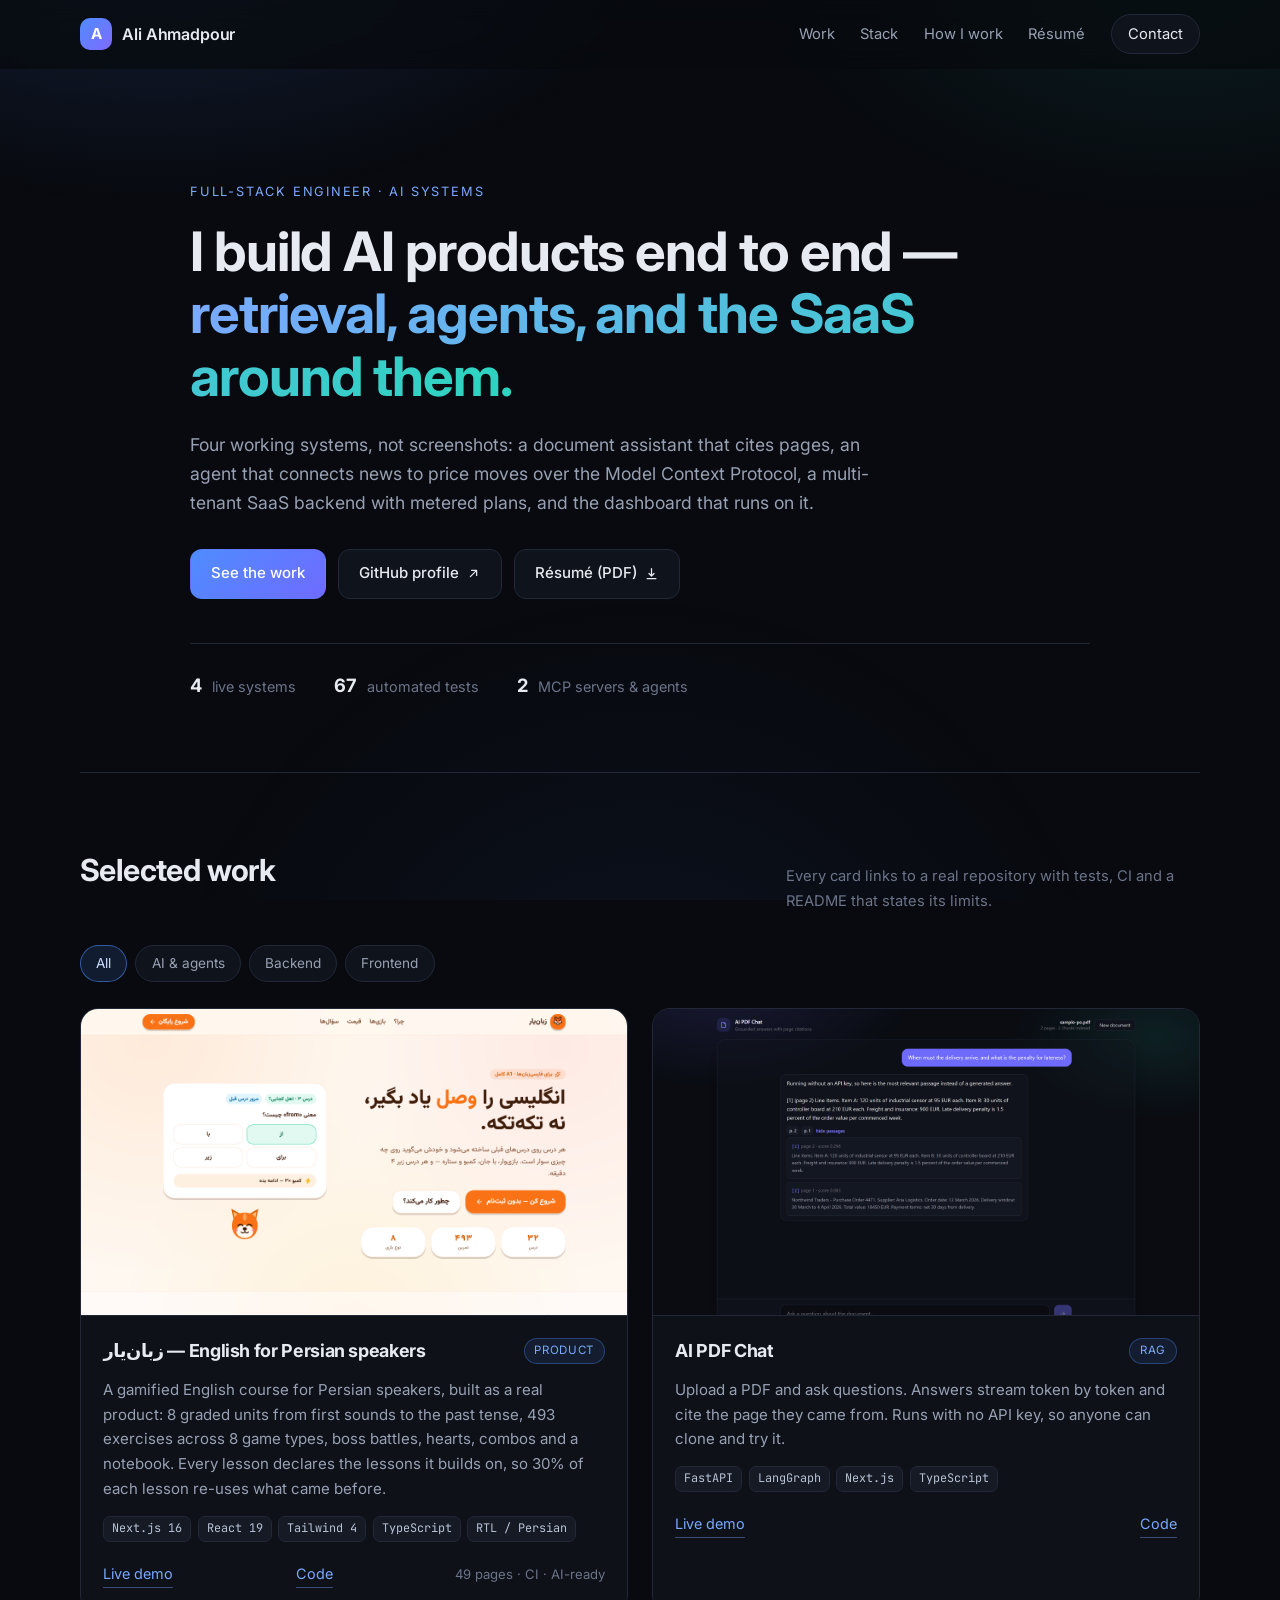
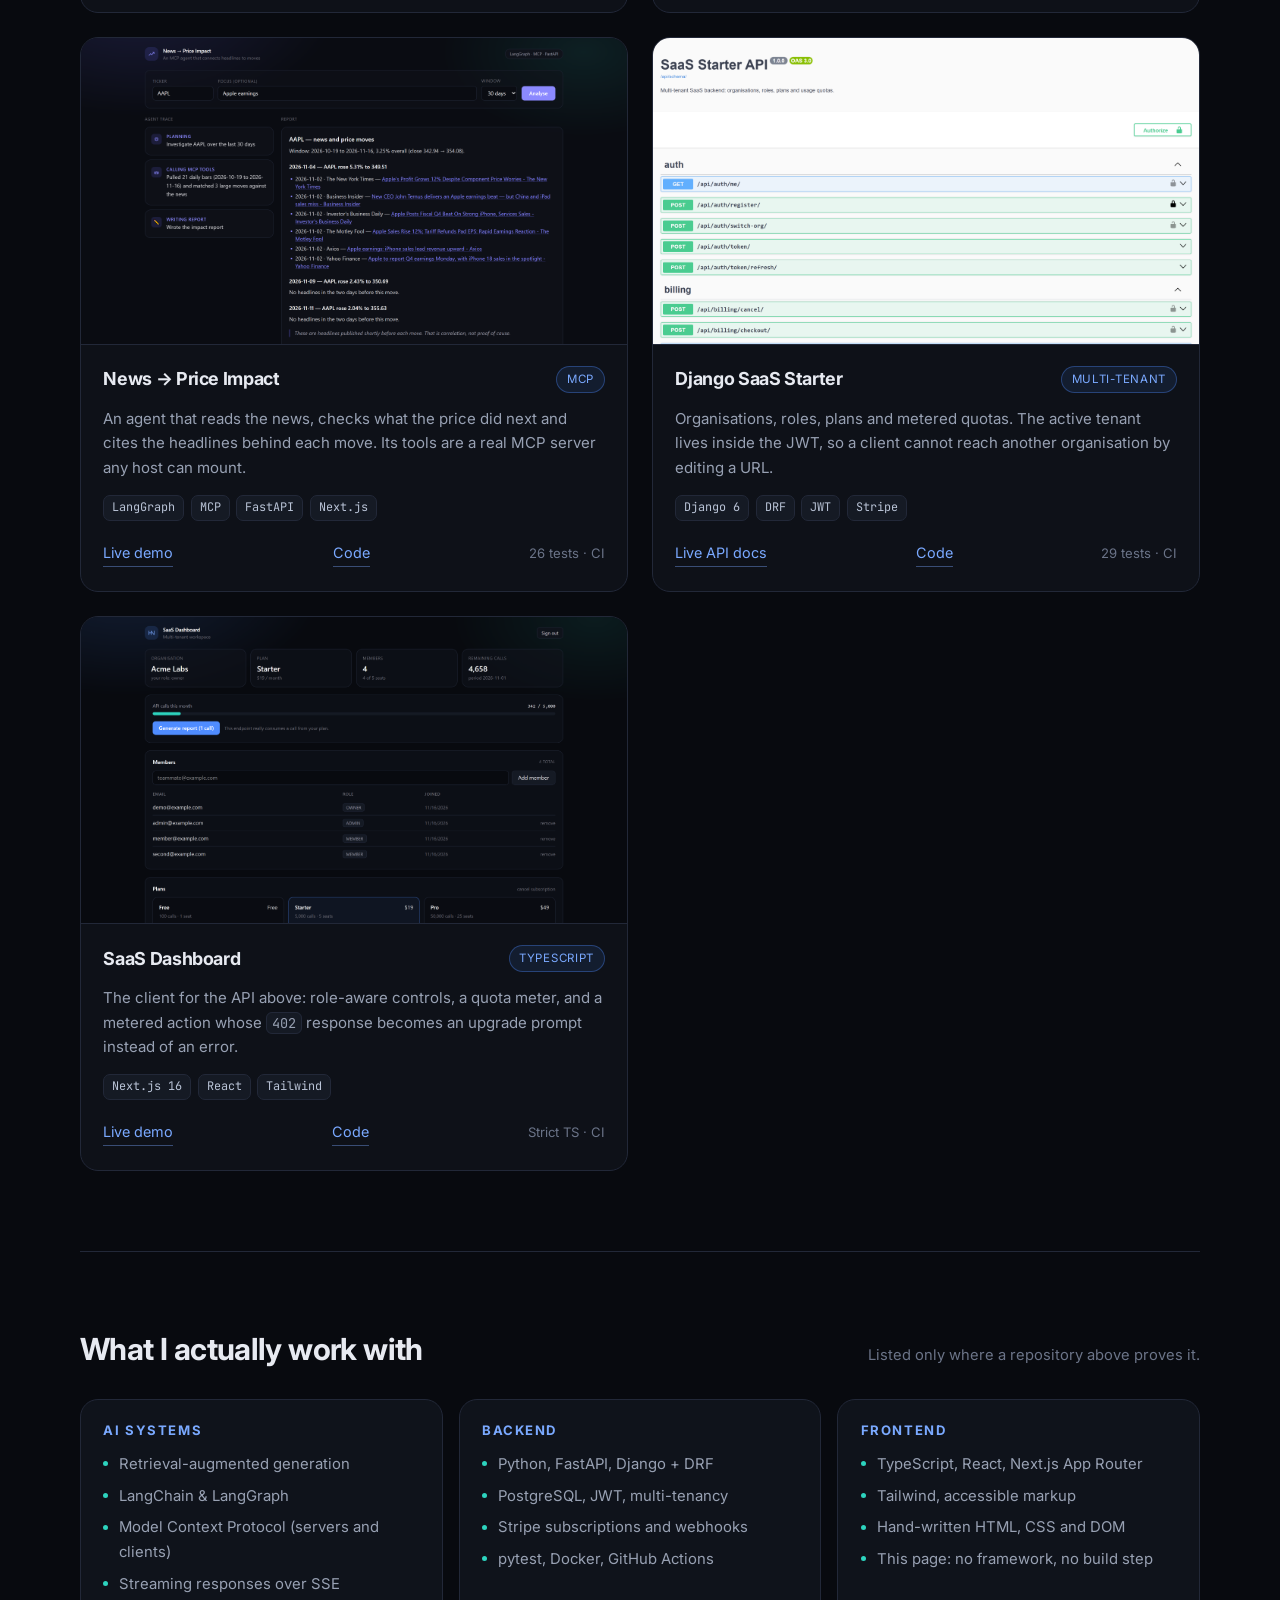
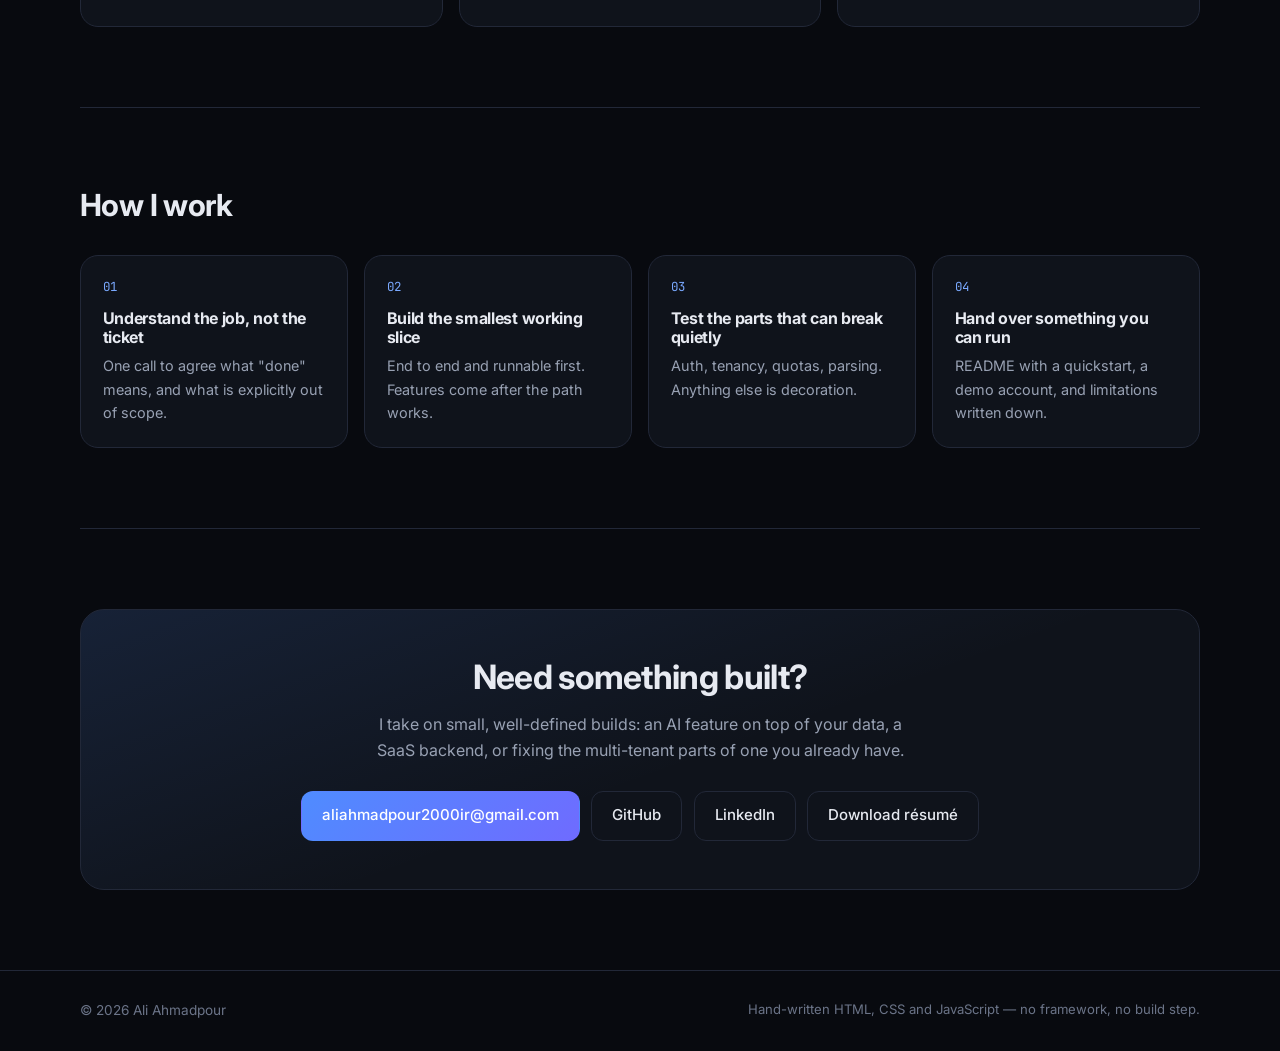
<file: index.html>
<!doctype html>
<html lang="en">
  <head>
    <meta charset="utf-8" />
    <meta name="viewport" content="width=device-width, initial-scale=1" />
    <title>Ali Ahmadpour — Full-stack engineer, AI systems</title>
    <meta
      name="description"
      content="Full-stack engineer building AI systems: retrieval, agents over MCP, and the multi-tenant SaaS backends they sit on. Python, Django, FastAPI, Next.js, TypeScript."
    />
    <meta name="theme-color" content="#080a0f" />
    <link rel="preconnect" href="https://fonts.googleapis.com" />
    <link rel="preconnect" href="https://fonts.gstatic.com" crossorigin />
    <link
      href="https://fonts.googleapis.com/css2?family=Inter:wght@400;500;600;700&family=JetBrains+Mono:wght@400;500&display=swap"
      rel="stylesheet"
    />
    <link rel="stylesheet" href="styles.css" />
    <link rel="icon" href="data:image/svg+xml,%3Csvg xmlns='http://www.w3.org/2000/svg' viewBox='0 0 100 100'%3E%3Crect width='100' height='100' rx='22' fill='%234f8cff'/%3E%3Ctext x='50' y='68' font-size='54' font-family='sans-serif' font-weight='700' fill='white' text-anchor='middle'%3EA%3C/text%3E%3C/svg%3E" />
  </head>
  <body>
    <a class="skip" href="#work">Skip to work</a>

    <div class="glow" aria-hidden="true"></div>

    <header class="site-header" id="top">
      <div class="wrap header-inner">
        <a class="brand" href="#top">
          <span class="brand-mark">A</span>
          <span class="brand-text">Ali Ahmadpour</span>
        </a>

        <button class="nav-toggle" type="button" aria-expanded="false" aria-controls="nav">
          <span class="nav-toggle-bar"></span>
          <span class="nav-toggle-bar"></span>
          <span class="nav-toggle-label">Menu</span>
        </button>

        <nav class="nav" id="nav" aria-label="Main">
          <a href="#work">Work</a>
          <a href="#stack">Stack</a>
          <a href="#process">How I work</a>
          <a href="resume.pdf" download>Résumé</a>
          <a class="nav-cta" href="#contact">Contact</a>
        </nav>
      </div>
    </header>

    <main>
      <section class="hero wrap">
        <p class="eyebrow">Full-stack engineer · AI systems</p>
        <h1>
          I build AI products end to end —<br />
          <span class="accent">retrieval, agents, and the SaaS around them.</span>
        </h1>
        <p class="lede">
          Four working systems, not screenshots: a document assistant that cites pages, an agent
          that connects news to price moves over the Model Context Protocol, a multi-tenant SaaS
          backend with metered plans, and the dashboard that runs on it.
        </p>

        <div class="hero-actions">
          <a class="btn btn-primary" href="#work">See the work</a>
          <a class="btn" href="https://github.com/MrFox2000" target="_blank" rel="noreferrer">
            GitHub profile
            <svg viewBox="0 0 24 24" aria-hidden="true"><path d="M7 17 17 7M9 7h8v8" /></svg>
          </a>
          <a class="btn" href="resume.pdf" download>
            Résumé (PDF)
            <svg viewBox="0 0 24 24" aria-hidden="true"><path d="M12 4v12m0 0 4-4m-4 4-4-4M5 20h14" /></svg>
          </a>
        </div>

        <ul class="facts" role="list">
          <li><strong>4</strong> live systems</li>
          <li><strong>67</strong> automated tests</li>
          <li><strong>2</strong> MCP servers &amp; agents</li>
        </ul>
      </section>

      <section class="wrap section" id="work">
        <div class="section-head">
          <h2>Selected work</h2>
          <p>Every card links to a real repository with tests, CI and a README that states its limits.</p>
        </div>

        <div class="filters" role="group" aria-label="Filter projects by technology">
          <button class="chip is-active" type="button" data-filter="all">All</button>
          <button class="chip" type="button" data-filter="ai">AI &amp; agents</button>
          <button class="chip" type="button" data-filter="backend">Backend</button>
          <button class="chip" type="button" data-filter="frontend">Frontend</button>
        </div>

        <div class="projects">
          <article class="project" data-tags="frontend">
            <a class="project-shot" href="https://zabanyar-kappa.vercel.app/" target="_blank" rel="noreferrer">
              <img src="assets/zabanyar.png" alt="زبان‌یار landing page in Persian with a fox mascot" loading="lazy" />
            </a>
            <div class="project-body">
              <div class="project-title-row">
                <h3>زبان‌یار — English for Persian speakers</h3>
                <span class="badge">Product</span>
              </div>
              <p>
                A gamified English course for Persian speakers, built as a real product: 8 graded
                units from first sounds to the past tense, 493 exercises across 8 game types, boss
                battles, hearts, combos and a notebook. Every lesson declares the lessons it builds
                on, so 30% of each lesson re-uses what came before.
              </p>
              <ul class="stack" role="list">
                <li>Next.js 16</li>
                <li>React 19</li>
                <li>Tailwind 4</li>
                <li>TypeScript</li>
                <li>RTL / Persian</li>
              </ul>
              <div class="project-links">
                <a href="https://zabanyar-kappa.vercel.app/" target="_blank" rel="noreferrer">Live demo</a>
                <a href="https://github.com/MrFox2000/zabanyar" target="_blank" rel="noreferrer">Code</a>
                <span class="muted">49 pages · CI · AI-ready</span>
              </div>
            </div>
          </article>

          <article class="project" data-tags="ai backend frontend">
            <a class="project-shot" href="https://github.com/MrFox2000/ai-pdf-chat" target="_blank" rel="noreferrer">
              <img src="assets/ai-pdf-chat.png" alt="AI PDF Chat answering a question with cited pages" loading="lazy" />
            </a>
            <div class="project-body">
              <div class="project-title-row">
                <h3>AI PDF Chat</h3>
                <span class="badge">RAG</span>
              </div>
              <p>
                Upload a PDF and ask questions. Answers stream token by token and cite the page
                they came from. Runs with no API key, so anyone can clone and try it.
              </p>
              <ul class="stack" role="list">
                <li>FastAPI</li>
                <li>LangGraph</li>
                <li>Next.js</li>
                <li>TypeScript</li>
              </ul>
              <div class="project-links">
                <a href="https://ai-pdf-chat-two.vercel.app/" target="_blank" rel="noreferrer">Live demo</a>
                <a href="https://github.com/MrFox2000/ai-pdf-chat" target="_blank" rel="noreferrer">Code</a>
              </div>
            </div>
          </article>

          <article class="project" data-tags="ai backend frontend">
            <a class="project-shot" href="https://github.com/MrFox2000/agentic-news-impact" target="_blank" rel="noreferrer">
              <img src="assets/agentic-news-impact.png" alt="The agent report pairing price moves with headlines" loading="lazy" />
            </a>
            <div class="project-body">
              <div class="project-title-row">
                <h3>News → Price Impact</h3>
                <span class="badge">MCP</span>
              </div>
              <p>
                An agent that reads the news, checks what the price did next and cites the headlines
                behind each move. Its tools are a real MCP server any host can mount.
              </p>
              <ul class="stack" role="list">
                <li>LangGraph</li>
                <li>MCP</li>
                <li>FastAPI</li>
                <li>Next.js</li>
              </ul>
              <div class="project-links">
                <a href="https://agentic-news-impact.vercel.app/" target="_blank" rel="noreferrer">Live demo</a>
                <a href="https://github.com/MrFox2000/agentic-news-impact" target="_blank" rel="noreferrer">Code</a>
                <span class="muted">26 tests · CI</span>
              </div>
            </div>
          </article>

          <article class="project" data-tags="backend">
            <a class="project-shot" href="https://github.com/MrFox2000/django-saas-starter" target="_blank" rel="noreferrer">
              <img src="assets/django-saas-starter.png" alt="Generated OpenAPI documentation for the SaaS API" loading="lazy" />
            </a>
            <div class="project-body">
              <div class="project-title-row">
                <h3>Django SaaS Starter</h3>
                <span class="badge">Multi-tenant</span>
              </div>
              <p>
                Organisations, roles, plans and metered quotas. The active tenant lives inside the
                JWT, so a client cannot reach another organisation by editing a URL.
              </p>
              <ul class="stack" role="list">
                <li>Django 6</li>
                <li>DRF</li>
                <li>JWT</li>
                <li>Stripe</li>
              </ul>
              <div class="project-links">
                <a href="https://django-saas-api.onrender.com/api/docs/" target="_blank" rel="noreferrer">Live API docs</a>
                <a href="https://github.com/MrFox2000/django-saas-starter" target="_blank" rel="noreferrer">Code</a>
                <span class="muted">29 tests · CI</span>
              </div>
            </div>
          </article>

          <article class="project" data-tags="frontend backend">
            <a class="project-shot" href="https://github.com/MrFox2000/next-dashboard" target="_blank" rel="noreferrer">
              <img src="assets/next-dashboard.png" alt="The multi-tenant dashboard showing quota and plans" loading="lazy" />
            </a>
            <div class="project-body">
              <div class="project-title-row">
                <h3>SaaS Dashboard</h3>
                <span class="badge">TypeScript</span>
              </div>
              <p>
                The client for the API above: role-aware controls, a quota meter, and a metered
                action whose <code>402</code> response becomes an upgrade prompt instead of an error.
              </p>
              <ul class="stack" role="list">
                <li>Next.js 16</li>
                <li>React</li>
                <li>Tailwind</li>
              </ul>
              <div class="project-links">
                <a href="https://next-dashboard-phi-azure.vercel.app/" target="_blank" rel="noreferrer">Live demo</a>
                <a href="https://github.com/MrFox2000/next-dashboard" target="_blank" rel="noreferrer">Code</a>
                <span class="muted">Strict TS · CI</span>
              </div>
            </div>
          </article>
        </div>
      </section>

      <section class="wrap section" id="stack">
        <div class="section-head">
          <h2>What I actually work with</h2>
          <p>Listed only where a repository above proves it.</p>
        </div>

        <div class="stack-grid">
          <div class="stack-card">
            <h3>AI systems</h3>
            <ul role="list">
              <li>Retrieval-augmented generation</li>
              <li>LangChain &amp; LangGraph</li>
              <li>Model Context Protocol (servers and clients)</li>
              <li>Streaming responses over SSE</li>
            </ul>
          </div>
          <div class="stack-card">
            <h3>Backend</h3>
            <ul role="list">
              <li>Python, FastAPI, Django + DRF</li>
              <li>PostgreSQL, JWT, multi-tenancy</li>
              <li>Stripe subscriptions and webhooks</li>
              <li>pytest, Docker, GitHub Actions</li>
            </ul>
          </div>
          <div class="stack-card">
            <h3>Frontend</h3>
            <ul role="list">
              <li>TypeScript, React, Next.js App Router</li>
              <li>Tailwind, accessible markup</li>
              <li>Hand-written HTML, CSS and DOM</li>
              <li>This page: no framework, no build step</li>
            </ul>
          </div>
        </div>
      </section>

      <section class="wrap section" id="process">
        <div class="section-head">
          <h2>How I work</h2>
        </div>

        <ol class="steps" role="list">
          <li>
            <span class="step-number">01</span>
            <h3>Understand the job, not the ticket</h3>
            <p>One call to agree what "done" means, and what is explicitly out of scope.</p>
          </li>
          <li>
            <span class="step-number">02</span>
            <h3>Build the smallest working slice</h3>
            <p>End to end and runnable first. Features come after the path works.</p>
          </li>
          <li>
            <span class="step-number">03</span>
            <h3>Test the parts that can break quietly</h3>
            <p>Auth, tenancy, quotas, parsing. Anything else is decoration.</p>
          </li>
          <li>
            <span class="step-number">04</span>
            <h3>Hand over something you can run</h3>
            <p>README with a quickstart, a demo account, and limitations written down.</p>
          </li>
        </ol>
      </section>

      <section class="wrap section contact" id="contact">
        <div class="contact-card">
          <h2>Need something built?</h2>
          <p>
            I take on small, well-defined builds: an AI feature on top of your data, a SaaS
            backend, or fixing the multi-tenant parts of one you already have.
          </p>
          <div class="contact-actions">
            <a class="btn btn-primary" href="mailto:aliahmadpour2000ir@gmail.com">aliahmadpour2000ir@gmail.com</a>
            <a class="btn" href="https://github.com/MrFox2000" target="_blank" rel="noreferrer">GitHub</a>
            <a class="btn" href="https://www.linkedin.com/in/ali-ahmadpour-dev/" target="_blank" rel="noreferrer">LinkedIn</a>
            <a class="btn" href="resume.pdf" download>Download résumé</a>
          </div>
        </div>
      </section>
    </main>

    <footer class="site-footer">
      <div class="wrap footer-inner">
        <p>© <span id="year">2026</span> Ali Ahmadpour</p>
        <p class="muted">Hand-written HTML, CSS and JavaScript — no framework, no build step.</p>
      </div>
    </footer>

    <script src="app.js" defer></script>
  </body>
</html>
</file>
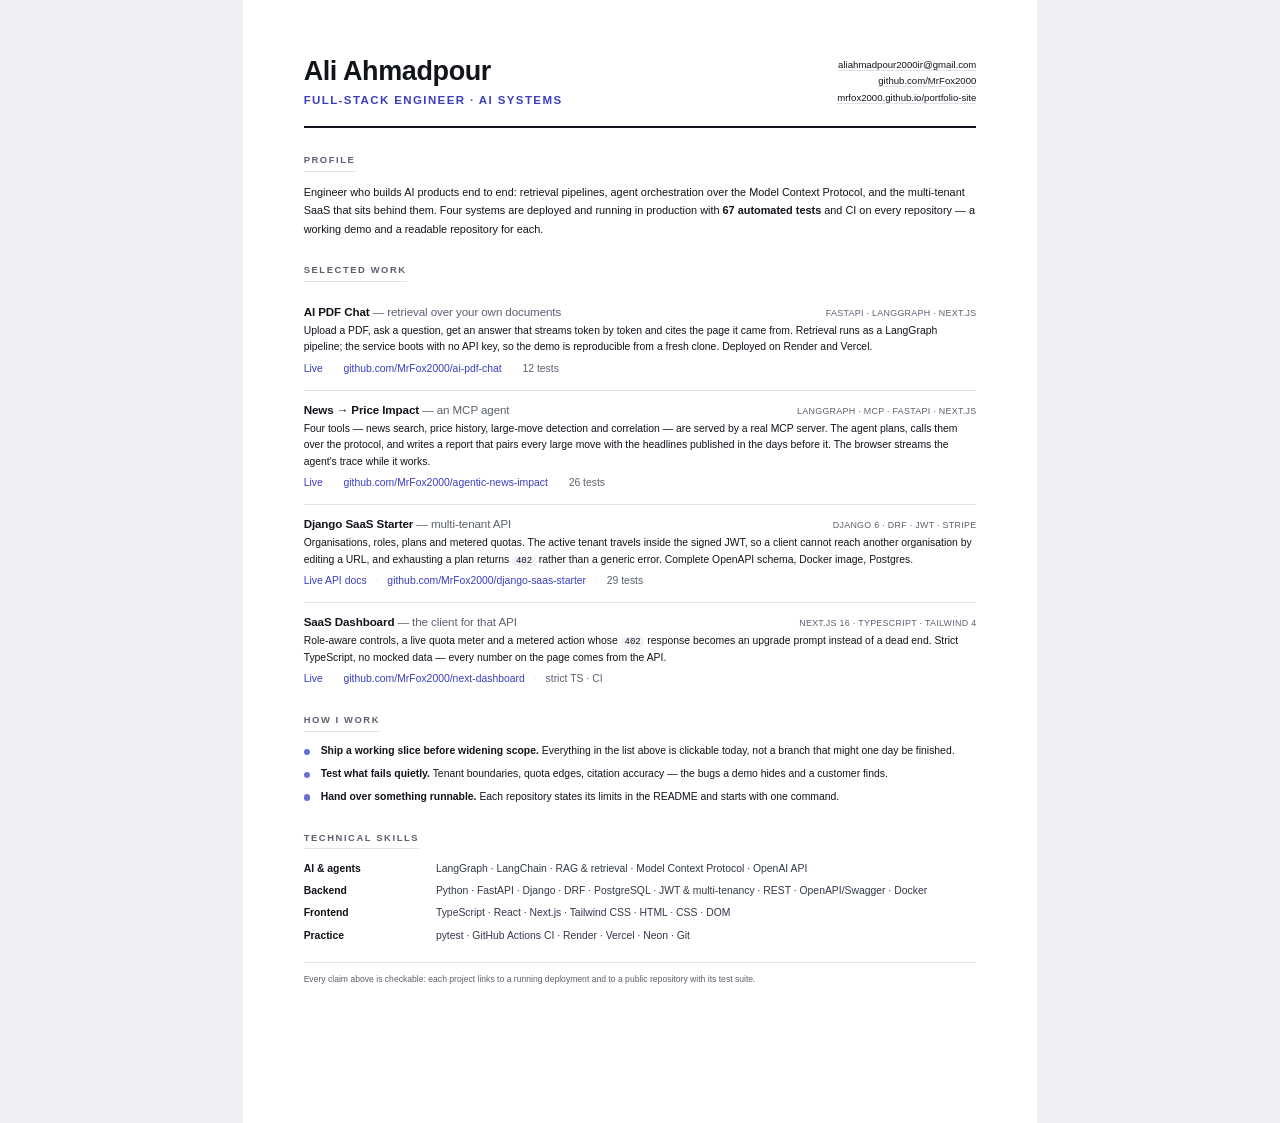
<file: resume.html>
<!doctype html>
<html lang="en">
  <head>
    <meta charset="utf-8" />
    <meta name="viewport" content="width=device-width, initial-scale=1" />
    <title>Ali Ahmadpour — Résumé</title>
    <style>
      :root {
        --ink: #12141c;
        --muted: #5b6070;
        --rule: #dfe2ea;
        --accent: #3b3fbf;
      }

      * {
        box-sizing: border-box;
      }

      html,
      body {
        margin: 0;
        padding: 0;
        background: #eef0f5;
      }

      body {
        font-family: -apple-system, BlinkMacSystemFont, "Segoe UI", Roboto, Helvetica, Arial,
          sans-serif;
        color: var(--ink);
        -webkit-font-smoothing: antialiased;
      }

      .page {
        width: 210mm;
        min-height: 297mm;
        margin: 0 auto;
        padding: 15mm 16mm 13mm;
        background: #fff;
      }

      /* ---------- header ---------- */
      header {
        display: flex;
        align-items: flex-start;
        justify-content: space-between;
        gap: 10mm;
        padding-bottom: 5mm;
        border-bottom: 2px solid var(--ink);
      }

      h1 {
        margin: 0;
        font-size: 27px;
        line-height: 1.05;
        letter-spacing: -0.4px;
      }

      .role {
        margin: 2.5mm 0 0;
        font-size: 11.5px;
        font-weight: 600;
        letter-spacing: 1.4px;
        text-transform: uppercase;
        color: var(--accent);
      }

      .contact {
        text-align: right;
        font-size: 9.6px;
        line-height: 1.75;
        color: var(--muted);
        white-space: nowrap;
      }

      .contact a {
        color: var(--ink);
        text-decoration: none;
        border-bottom: 1px solid var(--rule);
      }

      /* ---------- shared ---------- */
      section {
        margin-top: 7mm;
      }

      h2 {
        margin: 0 0 3mm;
        font-size: 9.4px;
        font-weight: 700;
        letter-spacing: 1.6px;
        text-transform: uppercase;
        color: var(--muted);
      }

      h2 span {
        display: inline-block;
        padding-bottom: 1.4mm;
        border-bottom: 1px solid var(--rule);
      }

      .summary {
        margin: 0;
        font-size: 10.9px;
        line-height: 1.68;
      }

      .summary strong {
        font-weight: 650;
      }

      /* ---------- projects ---------- */
      .project {
        padding: 3.1mm 0 3.3mm;
        border-bottom: 1px solid var(--rule);
        break-inside: avoid;
      }

      .project:last-child {
        border-bottom: 0;
        padding-bottom: 0;
      }

      .project-head {
        display: flex;
        align-items: baseline;
        justify-content: space-between;
        gap: 6mm;
      }

      .project h3 {
        margin: 0;
        font-size: 11.6px;
        letter-spacing: -0.1px;
      }

      .project h3 em {
        font-style: normal;
        font-weight: 500;
        color: var(--muted);
      }

      .stack {
        font-size: 8.9px;
        letter-spacing: 0.3px;
        text-transform: uppercase;
        color: var(--muted);
        white-space: nowrap;
      }

      .project p {
        margin: 1.3mm 0 0;
        font-size: 10.4px;
        line-height: 1.6;
      }

      .project p code {
        font-family: "SFMono-Regular", Consolas, monospace;
        font-size: 9px;
        background: #f2f3f8;
        padding: 0 1mm;
        border-radius: 1mm;
      }

      .links {
        margin-top: 1.2mm;
        font-size: 9.1px;
        color: var(--muted);
      }

      .links a {
        color: var(--accent);
        text-decoration: none;
      }

      .links .sep {
        margin: 0 1.6mm;
        color: var(--rule);
      }

      /* ---------- how I work ---------- */
      .howto {
        margin: 0;
        padding: 0;
        list-style: none;
        font-size: 10.4px;
        line-height: 1.62;
      }

      .howto li {
        position: relative;
        padding-left: 4.5mm;
        margin-bottom: 1.6mm;
        break-inside: avoid;
      }

      .howto li:last-child {
        margin-bottom: 0;
      }

      .howto li::before {
        content: "";
        position: absolute;
        left: 0;
        top: 1.55mm;
        width: 1.6mm;
        height: 1.6mm;
        border-radius: 50%;
        background: var(--accent);
        opacity: 0.75;
      }

      .howto strong {
        font-weight: 650;
      }

      /* ---------- skills ---------- */
      .skills {
        display: grid;
        grid-template-columns: 32mm 1fr;
        row-gap: 1.8mm;
        column-gap: 3mm;
        font-size: 10.4px;
        line-height: 1.5;
      }

      .skills dt {
        font-weight: 650;
        color: var(--ink);
      }

      .skills dd {
        margin: 0;
        color: #33384a;
      }

      /* ---------- footer note ---------- */
      .note {
        margin-top: 5mm;
        padding-top: 2.5mm;
        border-top: 1px solid var(--rule);
        font-size: 8.6px;
        color: var(--muted);
        line-height: 1.5;
      }

      @page {
        size: A4;
        margin: 0;
      }

      @media print {
        html,
        body {
          background: #fff;
        }

        .page {
          width: auto;
          min-height: 0;
          padding: 13mm 15mm;
        }
      }
    </style>
  </head>
  <body>
    <div class="page">
      <header>
        <div>
          <h1>Ali Ahmadpour</h1>
          <p class="role">Full-stack engineer · AI systems</p>
        </div>
        <div class="contact">
          <a href="mailto:aliahmadpour2000ir@gmail.com">aliahmadpour2000ir@gmail.com</a><br />
          <a href="https://github.com/MrFox2000">github.com/MrFox2000</a><br />
          <a href="https://mrfox2000.github.io/portfolio-site/"
            >mrfox2000.github.io/portfolio-site</a
          >
        </div>
      </header>

      <section>
        <h2><span>Profile</span></h2>
        <p class="summary">
          Engineer who builds AI products end to end: retrieval pipelines, agent orchestration over
          the Model Context Protocol, and the multi-tenant SaaS that sits behind them. Four systems
          are deployed and running in production with <strong>67 automated tests</strong> and CI on
          every repository — a working demo and a readable repository for each.
        </p>
      </section>

      <section>
        <h2><span>Selected work</span></h2>

        <div class="project">
          <div class="project-head">
            <h3>AI PDF Chat <em>— retrieval over your own documents</em></h3>
            <span class="stack">FastAPI · LangGraph · Next.js</span>
          </div>
          <p>
            Upload a PDF, ask a question, get an answer that streams token by token and cites the
            page it came from. Retrieval runs as a LangGraph pipeline; the service boots with no API
            key, so the demo is reproducible from a fresh clone. Deployed on Render and Vercel.
          </p>
          <p class="links">
            <a href="https://ai-pdf-chat-two.vercel.app/">Live</a>
            <span class="sep">·</span>
            <a href="https://github.com/MrFox2000/ai-pdf-chat">github.com/MrFox2000/ai-pdf-chat</a>
            <span class="sep">·</span> 12 tests
          </p>
        </div>

        <div class="project">
          <div class="project-head">
            <h3>News → Price Impact <em>— an MCP agent</em></h3>
            <span class="stack">LangGraph · MCP · FastAPI · Next.js</span>
          </div>
          <p>
            Four tools — news search, price history, large-move detection and correlation — are
            served by a real MCP server. The agent plans, calls them over the protocol, and writes a
            report that pairs every large move with the headlines published in the days before it.
            The browser streams the agent's trace while it works.
          </p>
          <p class="links">
            <a href="https://agentic-news-impact.vercel.app/">Live</a>
            <span class="sep">·</span>
            <a href="https://github.com/MrFox2000/agentic-news-impact"
              >github.com/MrFox2000/agentic-news-impact</a
            >
            <span class="sep">·</span> 26 tests
          </p>
        </div>

        <div class="project">
          <div class="project-head">
            <h3>Django SaaS Starter <em>— multi-tenant API</em></h3>
            <span class="stack">Django 6 · DRF · JWT · Stripe</span>
          </div>
          <p>
            Organisations, roles, plans and metered quotas. The active tenant travels inside the
            signed JWT, so a client cannot reach another organisation by editing a URL, and
            exhausting a plan returns <code>402</code> rather than a generic error. Complete OpenAPI
            schema, Docker image, Postgres.
          </p>
          <p class="links">
            <a href="https://django-saas-api.onrender.com/api/docs/">Live API docs</a>
            <span class="sep">·</span>
            <a href="https://github.com/MrFox2000/django-saas-starter"
              >github.com/MrFox2000/django-saas-starter</a
            >
            <span class="sep">·</span> 29 tests
          </p>
        </div>

        <div class="project">
          <div class="project-head">
            <h3>SaaS Dashboard <em>— the client for that API</em></h3>
            <span class="stack">Next.js 16 · TypeScript · Tailwind 4</span>
          </div>
          <p>
            Role-aware controls, a live quota meter and a metered action whose <code>402</code>
            response becomes an upgrade prompt instead of a dead end. Strict TypeScript, no mocked
            data — every number on the page comes from the API.
          </p>
          <p class="links">
            <a href="https://next-dashboard-phi-azure.vercel.app/">Live</a>
            <span class="sep">·</span>
            <a href="https://github.com/MrFox2000/next-dashboard"
              >github.com/MrFox2000/next-dashboard</a
            >
            <span class="sep">·</span> strict TS · CI
          </p>
        </div>
      </section>

      <section>
        <h2><span>How I work</span></h2>
        <ul class="howto">
          <li>
            <strong>Ship a working slice before widening scope.</strong> Everything in the list above
            is clickable today, not a branch that might one day be finished.
          </li>
          <li>
            <strong>Test what fails quietly.</strong> Tenant boundaries, quota edges, citation
            accuracy — the bugs a demo hides and a customer finds.
          </li>
          <li>
            <strong>Hand over something runnable.</strong> Each repository states its limits in the
            README and starts with one command.
          </li>
        </ul>
      </section>

      <section>
        <h2><span>Technical skills</span></h2>
        <dl class="skills">
          <dt>AI &amp; agents</dt>
          <dd>LangGraph · LangChain · RAG &amp; retrieval · Model Context Protocol · OpenAI API</dd>
          <dt>Backend</dt>
          <dd>
            Python · FastAPI · Django · DRF · PostgreSQL · JWT &amp; multi-tenancy · REST ·
            OpenAPI/Swagger · Docker
          </dd>
          <dt>Frontend</dt>
          <dd>TypeScript · React · Next.js · Tailwind CSS · HTML · CSS · DOM</dd>
          <dt>Practice</dt>
          <dd>pytest · GitHub Actions CI · Render · Vercel · Neon · Git</dd>
        </dl>
      </section>

      <p class="note">
        Every claim above is checkable: each project links to a running deployment and to a public
        repository with its test suite.
      </p>
    </div>
  </body>
</html>
</file>
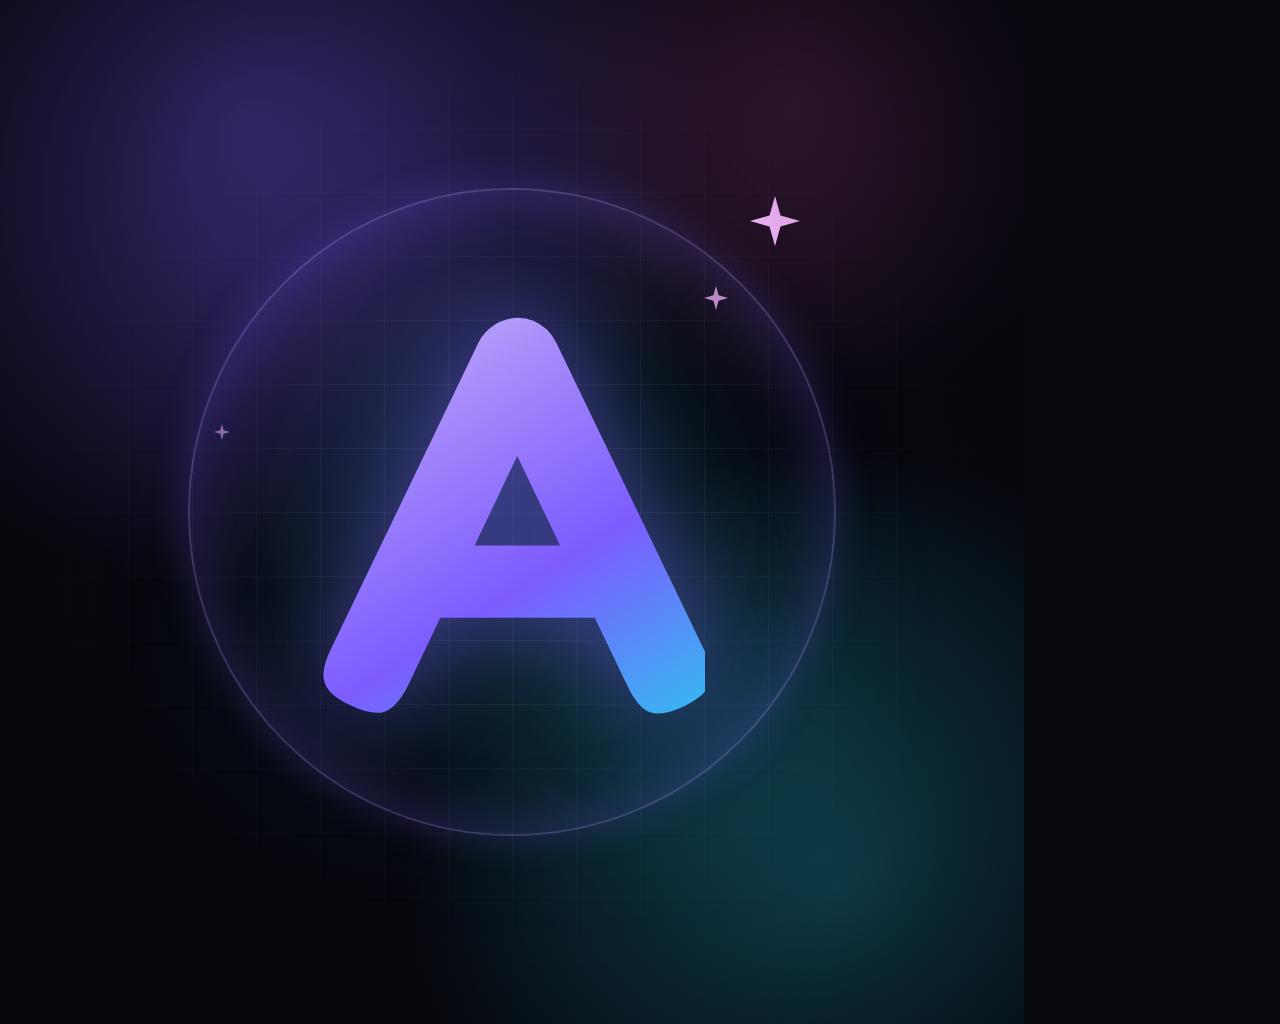
<file: docs/avatar-monogram.html>
<!doctype html>
<html lang="en">
  <head>
    <meta charset="utf-8" />
    <link rel="preconnect" href="https://fonts.googleapis.com" />
    <link rel="preconnect" href="https://fonts.gstatic.com" crossorigin />
    <link
      href="https://fonts.googleapis.com/css2?family=Fredoka:wght@500;600&display=swap"
      rel="stylesheet"
    />
    <style>
      @page {
        margin: 0;
      }

      * {
        margin: 0;
        padding: 0;
        box-sizing: border-box;
      }

      html,
      body {
        width: 1024px;
        height: 1024px;
        overflow: hidden;
        background: #07070e;
      }

      .stage {
        position: relative;
        width: 1024px;
        height: 1024px;
        display: grid;
        place-items: center;
        overflow: hidden;
        background:
          radial-gradient(760px 760px at 24% 12%, rgba(126, 90, 255, 0.45), transparent 62%),
          radial-gradient(700px 700px at 82% 86%, rgba(34, 211, 238, 0.34), transparent 62%),
          radial-gradient(520px 520px at 78% 10%, rgba(255, 96, 200, 0.2), transparent 60%),
          #07070e;
      }

      .grid {
        position: absolute;
        inset: 0;
        background-image:
          linear-gradient(to right, rgba(255, 255, 255, 0.055) 1px, transparent 1px),
          linear-gradient(to bottom, rgba(255, 255, 255, 0.055) 1px, transparent 1px);
        background-size: 64px 64px;
        -webkit-mask-image: radial-gradient(circle at 50% 50%, #000 18%, transparent 70%);
        mask-image: radial-gradient(circle at 50% 50%, #000 18%, transparent 70%);
      }

      .ring {
        position: absolute;
        width: 648px;
        height: 648px;
        border-radius: 50%;
        border: 2px solid rgba(167, 139, 250, 0.32);
        box-shadow:
          0 0 70px rgba(124, 92, 255, 0.28) inset,
          0 0 40px rgba(124, 92, 255, 0.22);
      }

      .mark {
        font-family: "Fredoka", "Segoe UI", system-ui, sans-serif;
        font-weight: 600;
        font-size: 560px;
        line-height: 1;
        letter-spacing: -0.02em;
        background: linear-gradient(148deg, #ddd6fe 0%, #a78bfa 34%, #7c5cff 62%, #22d3ee 100%);
        -webkit-background-clip: text;
        background-clip: text;
        color: transparent;
        transform: translateY(-14px);
        filter: drop-shadow(0 0 48px rgba(124, 92, 255, 0.5))
          drop-shadow(0 0 110px rgba(34, 211, 238, 0.28));
      }

      /* soft highlight so the letter looks lit from the top-left */
      .mark::before {
        content: "";
        position: absolute;
      }

      .sparkle {
        position: absolute;
        top: 196px;
        right: 224px;
        width: 50px;
        height: 50px;
        background: #f5b8ff;
        clip-path: polygon(
          50% 0%,
          61% 39%,
          100% 50%,
          61% 61%,
          50% 100%,
          39% 61%,
          0% 50%,
          39% 39%
        );
        filter: drop-shadow(0 0 24px rgba(245, 184, 255, 0.9));
      }

      .sparkle.small {
        top: 286px;
        right: 296px;
        width: 24px;
        height: 24px;
        opacity: 0.72;
      }

      .sparkle.tiny {
        top: 424px;
        left: 214px;
        width: 16px;
        height: 16px;
        opacity: 0.5;
      }

      .vignette {
        position: absolute;
        inset: 0;
        background: radial-gradient(circle at 50% 48%, transparent 44%, rgba(4, 4, 10, 0.6) 100%);
        pointer-events: none;
      }
    </style>
  </head>
  <body>
    <div class="stage">
      <div class="grid"></div>
      <div class="ring"></div>
      <div class="mark">A</div>
      <div class="sparkle"></div>
      <div class="sparkle small"></div>
      <div class="sparkle tiny"></div>
      <div class="vignette"></div>
    </div>
  </body>
</html>
</file>
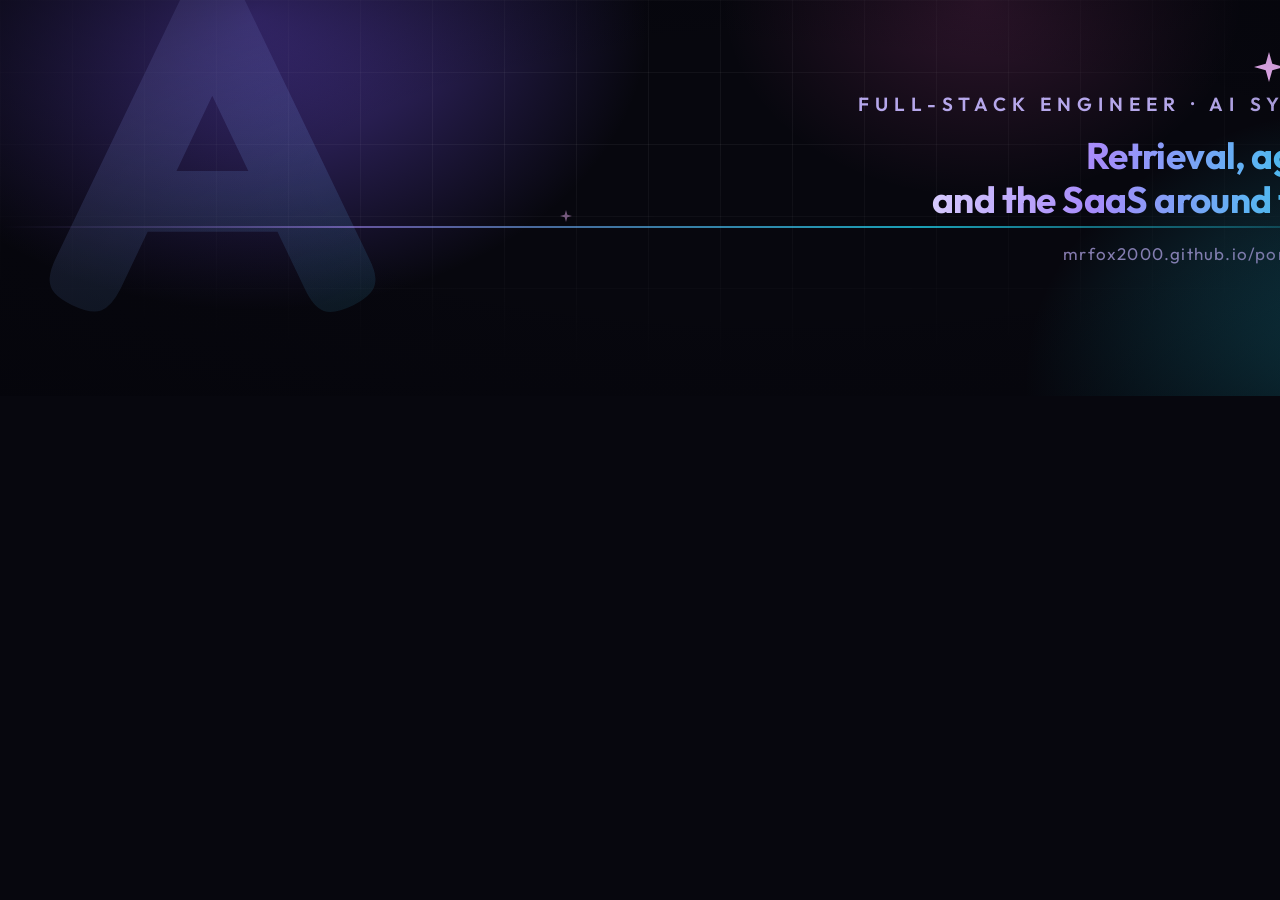
<file: docs/banner-linkedin.html>
<!doctype html>
<html lang="en">
  <head>
    <meta charset="utf-8" />
    <link rel="preconnect" href="https://fonts.googleapis.com" />
    <link rel="preconnect" href="https://fonts.gstatic.com" crossorigin />
    <link
      href="https://fonts.googleapis.com/css2?family=Fredoka:wght@500;600&family=Outfit:wght@400;500;600;700&display=swap"
      rel="stylesheet"
    />
    <style>
      @page {
        margin: 0;
      }

      * {
        margin: 0;
        padding: 0;
        box-sizing: border-box;
      }

      html,
      body {
        width: 1584px;
        height: 396px;
        overflow: hidden;
        background: #07070e;
      }

      .banner {
        position: relative;
        width: 1584px;
        height: 396px;
        overflow: hidden;
        background:
          radial-gradient(620px 460px at 16% 4%, rgba(126, 90, 255, 0.5), transparent 64%),
          radial-gradient(560px 420px at 88% 96%, rgba(34, 211, 238, 0.34), transparent 66%),
          radial-gradient(420px 320px at 62% 0%, rgba(255, 96, 200, 0.16), transparent 62%),
          #07070e;
      }

      /* faint straight grid in the sky */
      .sky-grid {
        position: absolute;
        inset: 0;
        background-image:
          linear-gradient(to right, rgba(255, 255, 255, 0.05) 1px, transparent 1px),
          linear-gradient(to bottom, rgba(255, 255, 255, 0.05) 1px, transparent 1px);
        background-size: 72px 72px;
        -webkit-mask-image: radial-gradient(ellipse 80% 90% at 40% 30%, #000 10%, transparent 75%);
        mask-image: radial-gradient(ellipse 80% 90% at 40% 30%, #000 10%, transparent 75%);
      }

      /* synthwave floor: a plane of lines receding to a horizon */
      .floor {
        position: absolute;
        left: -10%;
        right: -10%;
        bottom: -74px;
        height: 280px;
        background-image:
          repeating-linear-gradient(
            to right,
            rgba(167, 139, 250, 0.55) 0 2px,
            transparent 2px 92px
          ),
          repeating-linear-gradient(
            to bottom,
            rgba(34, 211, 238, 0.45) 0 2px,
            transparent 2px 58px
          );
        transform: perspective(430px) rotateX(70deg);
        transform-origin: bottom center;
        -webkit-mask-image: linear-gradient(to top, #000 0%, rgba(0, 0, 0, 0.65) 42%, transparent 92%);
        mask-image: linear-gradient(to top, #000 0%, rgba(0, 0, 0, 0.65) 42%, transparent 92%);
        opacity: 0.9;
      }

      .horizon {
        position: absolute;
        left: 0;
        right: 0;
        bottom: 168px;
        height: 2px;
        background: linear-gradient(
          to right,
          transparent 0%,
          rgba(167, 139, 250, 0.55) 22%,
          rgba(34, 211, 238, 0.75) 58%,
          transparent 92%
        );
        filter: blur(0.6px);
      }

      /* text block, kept clear of the profile photo in the bottom-left */
      .copy {
        position: absolute;
        right: 210px;
        top: 92px;
        text-align: right;
        font-family: "Outfit", system-ui, sans-serif;
      }

      .eyebrow {
        font-size: 19px;
        font-weight: 600;
        letter-spacing: 6px;
        text-transform: uppercase;
        color: #c4b5fd;
        opacity: 0.92;
      }

      .line {
        margin-top: 18px;
        font-size: 37px;
        font-weight: 700;
        letter-spacing: -0.6px;
        line-height: 1.18;
        background: linear-gradient(96deg, #ede9fe 0%, #a78bfa 46%, #22d3ee 100%);
        -webkit-background-clip: text;
        background-clip: text;
        color: transparent;
      }

      .url {
        margin-top: 22px;
        font-size: 17px;
        letter-spacing: 1.2px;
        color: rgba(196, 181, 253, 0.66);
      }

      /* oversized ghost monogram, echoing the avatar */
      .ghost {
        position: absolute;
        left: 46px;
        top: -104px;
        font-family: "Fredoka", system-ui, sans-serif;
        font-weight: 600;
        font-size: 470px;
        line-height: 1;
        color: transparent;
        background: linear-gradient(150deg, rgba(167, 139, 250, 0.28), rgba(34, 211, 238, 0.1));
        -webkit-background-clip: text;
        background-clip: text;
      }

      .sparkle {
        position: absolute;
        background: #f5b8ff;
        clip-path: polygon(
          50% 0%,
          61% 39%,
          100% 50%,
          61% 61%,
          50% 100%,
          39% 61%,
          0% 50%,
          39% 39%
        );
      }

      .s1 {
        top: 52px;
        right: 300px;
        width: 30px;
        height: 30px;
        filter: drop-shadow(0 0 18px rgba(245, 184, 255, 0.9));
      }

      .s2 {
        top: 118px;
        right: 236px;
        width: 15px;
        height: 15px;
        opacity: 0.7;
      }

      .s3 {
        top: 210px;
        left: 560px;
        width: 12px;
        height: 12px;
        opacity: 0.45;
      }

      .vignette {
        position: absolute;
        inset: 0;
        background: radial-gradient(ellipse at 50% 45%, transparent 42%, rgba(4, 4, 10, 0.62) 100%);
      }
    </style>
  </head>
  <body>
    <div class="banner">
      <div class="sky-grid"></div>
      <div class="ghost">A</div>
      <div class="floor"></div>
      <div class="horizon"></div>
      <div class="sparkle s1"></div>
      <div class="sparkle s2"></div>
      <div class="sparkle s3"></div>
      <div class="copy">
        <p class="eyebrow">Full-stack engineer · AI systems</p>
        <p class="line">Retrieval, agents,<br />and the SaaS around them.</p>
        <p class="url">mrfox2000.github.io/portfolio-site</p>
      </div>
      <div class="vignette"></div>
    </div>
  </body>
</html>
</file>
<file: styles.css>
/* Hand-written CSS: custom properties, logical layout, no framework. */

:root {
  --bg: #080a0f;
  --panel: #0f131b;
  --panel-soft: #151a24;
  --line: #222838;
  --text: #e7eaf1;
  --muted: #98a1b3;
  --faint: #6b7488;
  --accent: #4f8cff;
  --accent-soft: #7aa9ff;
  --good: #2dd4bf;

  --radius: 18px;
  --wrap: 1120px;
  --font: "Inter", ui-sans-serif, system-ui, -apple-system, "Segoe UI", sans-serif;
  --mono: "JetBrains Mono", ui-monospace, SFMono-Regular, Menlo, monospace;
}

*,
*::before,
*::after {
  box-sizing: border-box;
}

html {
  scroll-behavior: smooth;
}

body {
  margin: 0;
  min-height: 100dvh;
  background: var(--bg);
  color: var(--text);
  font-family: var(--font);
  font-size: 16px;
  line-height: 1.65;
  -webkit-font-smoothing: antialiased;
}

img {
  max-width: 100%;
  display: block;
}

a {
  color: inherit;
  text-decoration: none;
}

h1,
h2,
h3 {
  line-height: 1.15;
  letter-spacing: -0.02em;
  margin: 0;
}

p {
  margin: 0;
}

ul,
ol {
  margin: 0;
  padding: 0;
  list-style: none;
}

code {
  font-family: var(--mono);
  font-size: 0.9em;
  background: var(--panel-soft);
  border: 1px solid var(--line);
  border-radius: 6px;
  padding: 1px 5px;
}

.wrap {
  width: min(100% - 2.5rem, var(--wrap));
  margin-inline: auto;
}

.skip {
  position: absolute;
  left: -9999px;
  top: 0;
  background: var(--accent);
  color: #fff;
  padding: 0.5rem 1rem;
  z-index: 100;
}

.skip:focus {
  left: 1rem;
  top: 1rem;
}

/* ---------- ambient background ---------- */

.glow {
  position: fixed;
  inset: 0;
  pointer-events: none;
  z-index: -1;
  background:
    radial-gradient(900px 520px at 12% -12%, rgba(79, 140, 255, 0.18), transparent 60%),
    radial-gradient(760px 460px at 92% -4%, rgba(45, 212, 191, 0.1), transparent 55%),
    radial-gradient(700px 700px at 50% 120%, rgba(79, 140, 255, 0.07), transparent 70%);
}

/* ---------- header ---------- */

.site-header {
  position: sticky;
  top: 0;
  z-index: 20;
  backdrop-filter: blur(12px);
  background: rgba(8, 10, 15, 0.72);
  border-bottom: 1px solid transparent;
  transition: border-color 0.25s ease, background 0.25s ease;
}

.site-header.is-stuck {
  border-bottom-color: var(--line);
}

.header-inner {
  display: flex;
  align-items: center;
  justify-content: space-between;
  gap: 1rem;
  min-height: 68px;
}

.brand {
  display: inline-flex;
  align-items: center;
  gap: 0.65rem;
  font-weight: 600;
  letter-spacing: -0.01em;
}

.brand-mark {
  display: grid;
  place-items: center;
  width: 32px;
  height: 32px;
  border-radius: 10px;
  background: linear-gradient(135deg, var(--accent), #7f6bff);
  color: #fff;
  font-weight: 700;
  font-size: 0.95rem;
}

.nav {
  display: flex;
  align-items: center;
  gap: 1.6rem;
  font-size: 0.92rem;
  color: var(--muted);
}

.nav a {
  transition: color 0.2s ease;
}

.nav a:hover,
.nav a:focus-visible {
  color: var(--text);
}

.nav-cta {
  color: var(--text);
  border: 1px solid var(--line);
  border-radius: 999px;
  padding: 0.4rem 1rem;
  background: var(--panel);
}

.nav-cta:hover {
  border-color: rgba(79, 140, 255, 0.6);
}

.nav-toggle {
  display: none;
  align-items: center;
  gap: 0.5rem;
  background: none;
  border: 1px solid var(--line);
  border-radius: 999px;
  color: var(--muted);
  font: inherit;
  font-size: 0.85rem;
  padding: 0.35rem 0.85rem;
  cursor: pointer;
}

.nav-toggle-bar {
  width: 14px;
  height: 1.5px;
  background: currentColor;
}

.nav-toggle-bar + .nav-toggle-bar {
  margin-left: -6px;
}

/* ---------- hero ---------- */

.hero {
  padding-block: clamp(3.5rem, 9vw, 7rem) clamp(2.5rem, 6vw, 4.5rem);
  max-width: 900px;
}

.eyebrow {
  font-size: 0.8rem;
  letter-spacing: 0.14em;
  text-transform: uppercase;
  color: var(--accent-soft);
  margin-bottom: 1.1rem;
}

.hero h1 {
  font-size: clamp(2rem, 5.2vw, 3.4rem);
  font-weight: 700;
}

.accent {
  background: linear-gradient(100deg, var(--accent-soft), var(--good));
  -webkit-background-clip: text;
  background-clip: text;
  color: transparent;
}

.lede {
  margin-top: 1.4rem;
  max-width: 62ch;
  color: var(--muted);
  font-size: clamp(1rem, 1.6vw, 1.1rem);
}

.hero-actions {
  display: flex;
  flex-wrap: wrap;
  gap: 0.75rem;
  margin-top: 2rem;
}

.btn {
  display: inline-flex;
  align-items: center;
  gap: 0.45rem;
  border: 1px solid var(--line);
  border-radius: 12px;
  background: var(--panel);
  color: var(--text);
  padding: 0.72rem 1.25rem;
  font-size: 0.94rem;
  font-weight: 500;
  transition: transform 0.15s ease, border-color 0.2s ease, background 0.2s ease;
}

.btn svg {
  width: 15px;
  height: 15px;
  fill: none;
  stroke: currentColor;
  stroke-width: 2;
  stroke-linecap: round;
  stroke-linejoin: round;
}

.btn:hover {
  transform: translateY(-1px);
  border-color: rgba(79, 140, 255, 0.6);
}

.btn-primary {
  background: linear-gradient(135deg, var(--accent), #6f6bff);
  border-color: transparent;
  color: #fff;
}

.btn-primary:hover {
  border-color: transparent;
  filter: brightness(1.07);
}

.facts {
  display: flex;
  flex-wrap: wrap;
  gap: 2.4rem;
  margin-top: 2.8rem;
  padding-top: 1.6rem;
  border-top: 1px solid var(--line);
  color: var(--faint);
  font-size: 0.9rem;
}

.facts strong {
  color: var(--text);
  font-size: 1.15rem;
  margin-right: 0.35rem;
}

/* ---------- sections ---------- */

.section {
  padding-block: clamp(3rem, 7vw, 5rem);
  border-top: 1px solid var(--line);
}

.section-head {
  display: flex;
  flex-wrap: wrap;
  align-items: baseline;
  justify-content: space-between;
  gap: 0.6rem 2rem;
  margin-bottom: 2rem;
}

.section-head h2 {
  font-size: clamp(1.4rem, 2.6vw, 1.9rem);
}

.section-head p {
  color: var(--faint);
  font-size: 0.92rem;
  max-width: 46ch;
}

/* ---------- filters ---------- */

.filters {
  display: flex;
  flex-wrap: wrap;
  gap: 0.5rem;
  margin-bottom: 1.6rem;
}

.chip {
  border: 1px solid var(--line);
  background: var(--panel);
  color: var(--muted);
  border-radius: 999px;
  padding: 0.4rem 0.95rem;
  font: inherit;
  font-size: 0.85rem;
  cursor: pointer;
  transition: color 0.2s ease, border-color 0.2s ease, background 0.2s ease;
}

.chip:hover {
  color: var(--text);
}

.chip.is-active {
  background: rgba(79, 140, 255, 0.14);
  border-color: rgba(79, 140, 255, 0.55);
  color: #cfdfff;
}

/* ---------- projects ---------- */

.projects {
  display: grid;
  gap: 1.5rem;
  grid-template-columns: repeat(auto-fit, minmax(min(100%, 460px), 1fr));
}

.project {
  display: flex;
  flex-direction: column;
  border: 1px solid var(--line);
  border-radius: var(--radius);
  background: color-mix(in srgb, var(--panel) 88%, transparent);
  overflow: hidden;
  transition: transform 0.2s ease, border-color 0.2s ease, opacity 0.2s ease;
}

.project:hover {
  transform: translateY(-3px);
  border-color: rgba(79, 140, 255, 0.45);
}

.project.is-hidden {
  display: none;
}

.project.is-fading {
  opacity: 0;
}

.project-shot {
  display: block;
  aspect-ratio: 16 / 9;
  overflow: hidden;
  background: var(--panel-soft);
  border-bottom: 1px solid var(--line);
}

.project-shot img {
  width: 100%;
  height: 100%;
  object-fit: cover;
  object-position: top center;
  transition: transform 0.5s ease;
}

.project:hover .project-shot img {
  transform: scale(1.03);
}

.project-body {
  display: flex;
  flex-direction: column;
  gap: 0.85rem;
  padding: 1.35rem 1.4rem 1.5rem;
}

.project-title-row {
  display: flex;
  align-items: center;
  justify-content: space-between;
  gap: 0.75rem;
}

.project h3 {
  font-size: 1.12rem;
}

.badge {
  font-size: 0.72rem;
  letter-spacing: 0.06em;
  text-transform: uppercase;
  color: var(--accent-soft);
  border: 1px solid rgba(79, 140, 255, 0.35);
  background: rgba(79, 140, 255, 0.1);
  border-radius: 999px;
  padding: 0.18rem 0.6rem;
  white-space: nowrap;
}

.project p {
  color: var(--muted);
  font-size: 0.94rem;
}

.stack {
  display: flex;
  flex-wrap: wrap;
  gap: 0.4rem;
}

.stack li {
  font-family: var(--mono);
  font-size: 0.74rem;
  color: #b9c3d6;
  background: var(--panel-soft);
  border: 1px solid var(--line);
  border-radius: 7px;
  padding: 0.15rem 0.5rem;
}

.project-links {
  display: flex;
  align-items: center;
  justify-content: space-between;
  margin-top: auto;
  padding-top: 0.4rem;
  font-size: 0.9rem;
}

.project-links a {
  color: var(--accent-soft);
  border-bottom: 1px solid rgba(122, 169, 255, 0.4);
  padding-bottom: 1px;
}

.project-links a:hover {
  color: #fff;
}

.muted {
  color: var(--faint);
  font-size: 0.82rem;
}

/* ---------- stack ---------- */

.stack-grid {
  display: grid;
  gap: 1rem;
  grid-template-columns: repeat(auto-fit, minmax(min(100%, 260px), 1fr));
}

.stack-card {
  border: 1px solid var(--line);
  border-radius: var(--radius);
  background: var(--panel);
  padding: 1.4rem;
}

.stack-card h3 {
  font-size: 0.82rem;
  text-transform: uppercase;
  letter-spacing: 0.12em;
  color: var(--accent-soft);
  margin-bottom: 0.9rem;
}

.stack-card li {
  position: relative;
  padding-left: 1rem;
  margin-block: 0.45rem;
  color: var(--muted);
  font-size: 0.93rem;
}

.stack-card li::before {
  content: "";
  position: absolute;
  left: 0;
  top: 0.62em;
  width: 5px;
  height: 5px;
  border-radius: 50%;
  background: var(--good);
}

/* ---------- steps ---------- */

.steps {
  display: grid;
  gap: 1rem;
  grid-template-columns: repeat(auto-fit, minmax(min(100%, 230px), 1fr));
  counter-reset: step;
}

.steps li {
  border: 1px solid var(--line);
  border-radius: var(--radius);
  background: var(--panel);
  padding: 1.35rem;
}

.step-number {
  display: block;
  font-family: var(--mono);
  font-size: 0.78rem;
  color: var(--accent-soft);
  margin-bottom: 0.7rem;
}

.steps h3 {
  font-size: 1rem;
  margin-bottom: 0.5rem;
}

.steps p {
  color: var(--muted);
  font-size: 0.9rem;
}

/* ---------- contact ---------- */

.contact-card {
  border: 1px solid var(--line);
  border-radius: 24px;
  background:
    linear-gradient(160deg, rgba(79, 140, 255, 0.12), transparent 55%),
    var(--panel);
  padding: clamp(1.8rem, 5vw, 3rem);
  text-align: center;
}

.contact-card h2 {
  font-size: clamp(1.5rem, 3vw, 2.1rem);
}

.contact-card p {
  margin: 0.9rem auto 0;
  max-width: 56ch;
  color: var(--muted);
}

.contact-actions {
  display: flex;
  flex-wrap: wrap;
  justify-content: center;
  gap: 0.7rem;
  margin-top: 1.7rem;
}

/* ---------- footer ---------- */

.site-footer {
  border-top: 1px solid var(--line);
  padding-block: 1.8rem;
}

.footer-inner {
  display: flex;
  flex-wrap: wrap;
  gap: 0.6rem 1.5rem;
  justify-content: space-between;
  color: var(--faint);
  font-size: 0.85rem;
}

/* ---------- reveal on scroll ---------- */

.reveal {
  opacity: 0;
  transform: translateY(14px);
  transition: opacity 0.55s ease, transform 0.55s ease;
}

.reveal.is-visible {
  opacity: 1;
  transform: none;
}

@media (prefers-reduced-motion: reduce) {
  html {
    scroll-behavior: auto;
  }

  .reveal,
  .project,
  .project-shot img,
  .btn {
    transition: none;
  }

  .reveal {
    opacity: 1;
    transform: none;
  }
}

/* ---------- small screens ---------- */

@media (max-width: 760px) {
  .nav-toggle {
    display: inline-flex;
  }

  .nav {
    position: absolute;
    inset-inline: 0;
    top: 100%;
    flex-direction: column;
    align-items: flex-start;
    gap: 0.25rem;
    padding: 0.75rem 1.5rem 1.25rem;
    background: rgba(8, 10, 15, 0.98);
    border-bottom: 1px solid var(--line);
    display: none;
  }

  .nav.is-open {
    display: flex;
  }

  .nav a {
    padding: 0.55rem 0;
    width: 100%;
  }

  .nav-cta {
    text-align: center;
    margin-top: 0.4rem;
  }

  .facts {
    gap: 1.2rem 1.8rem;
  }
}
</file>
